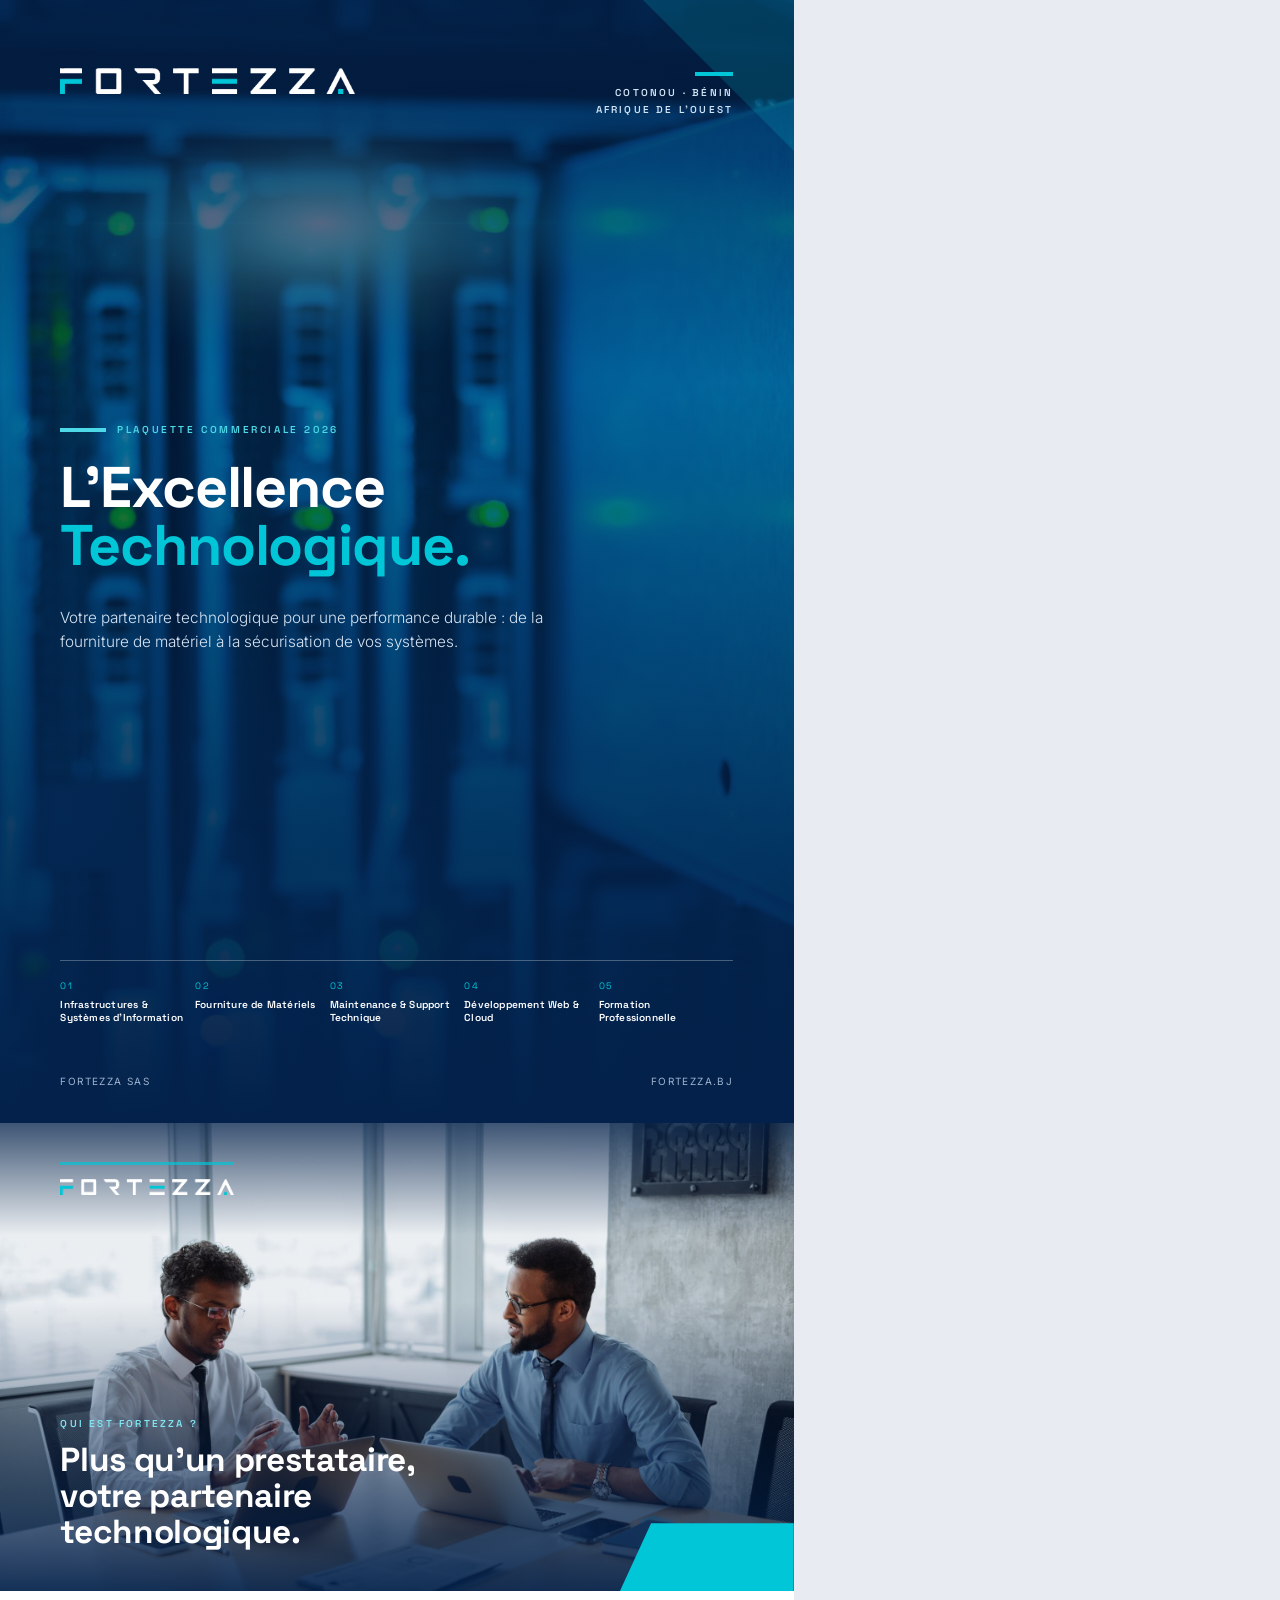
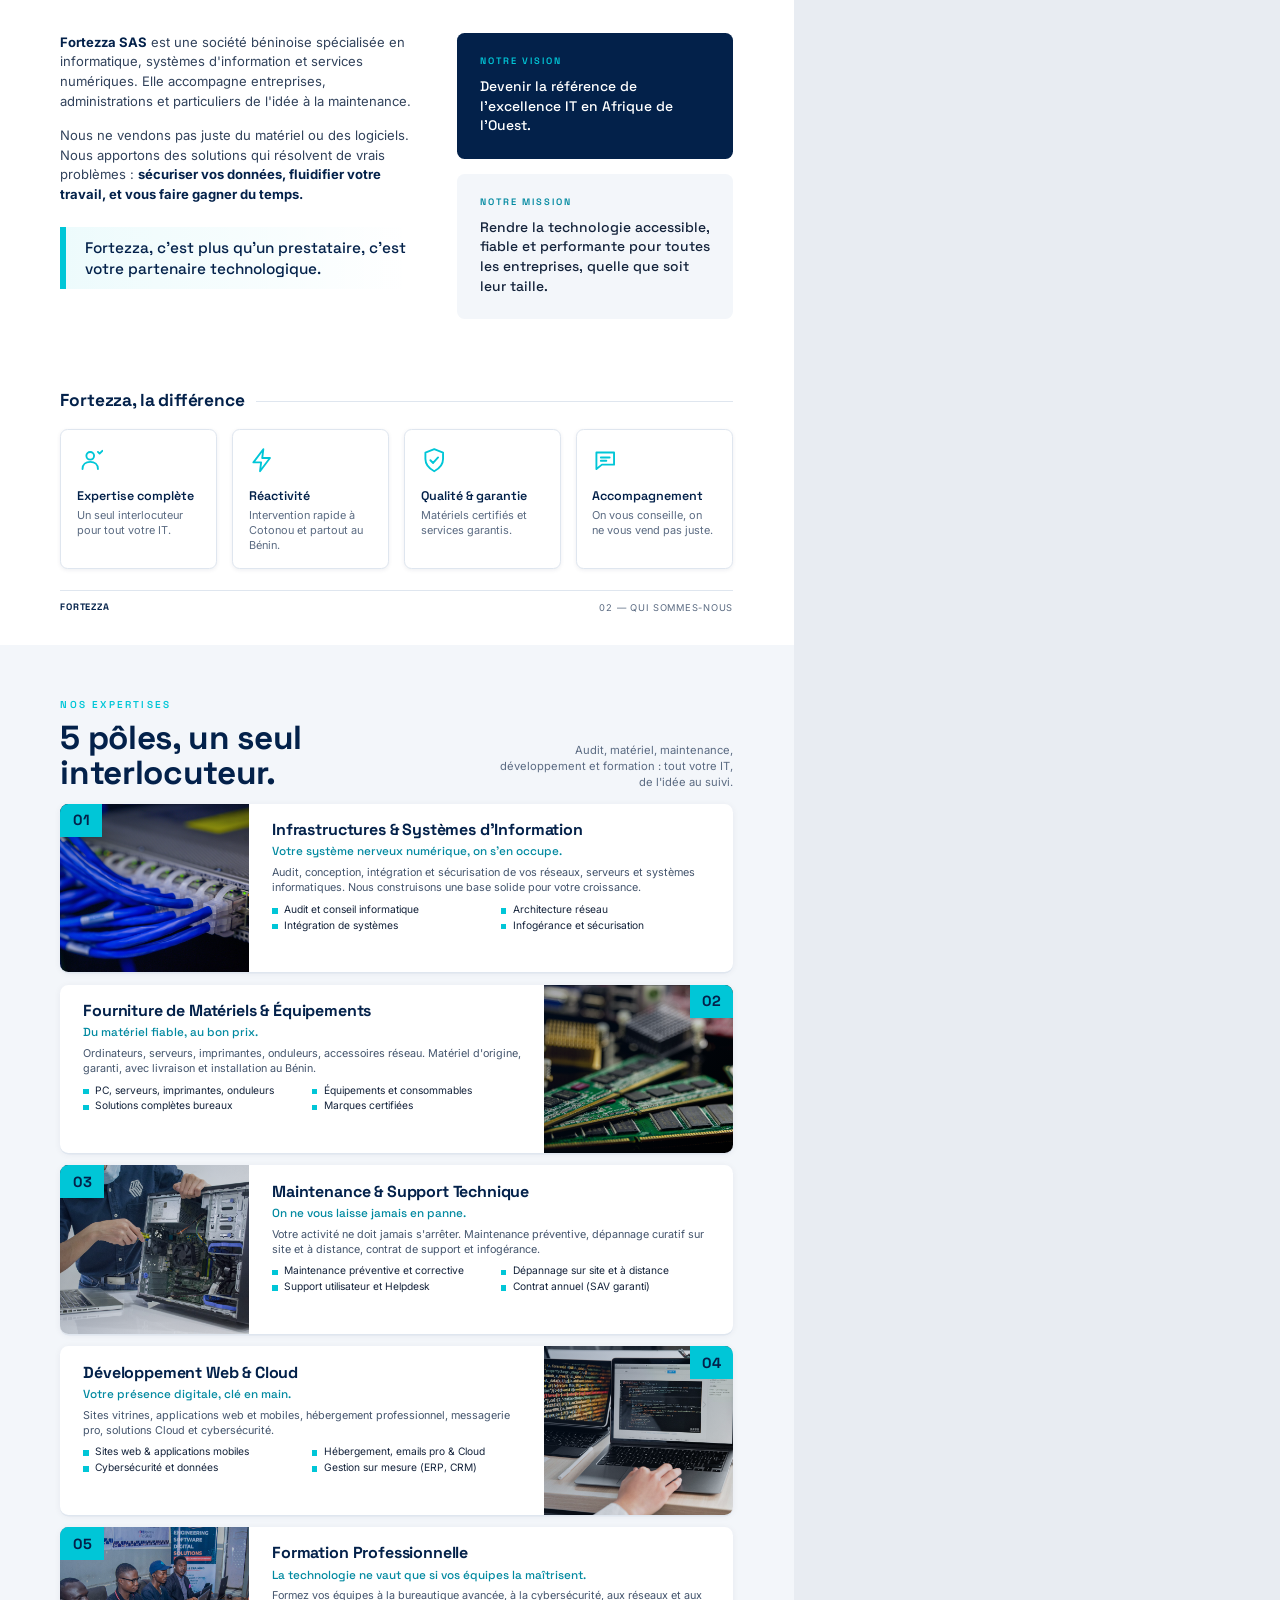
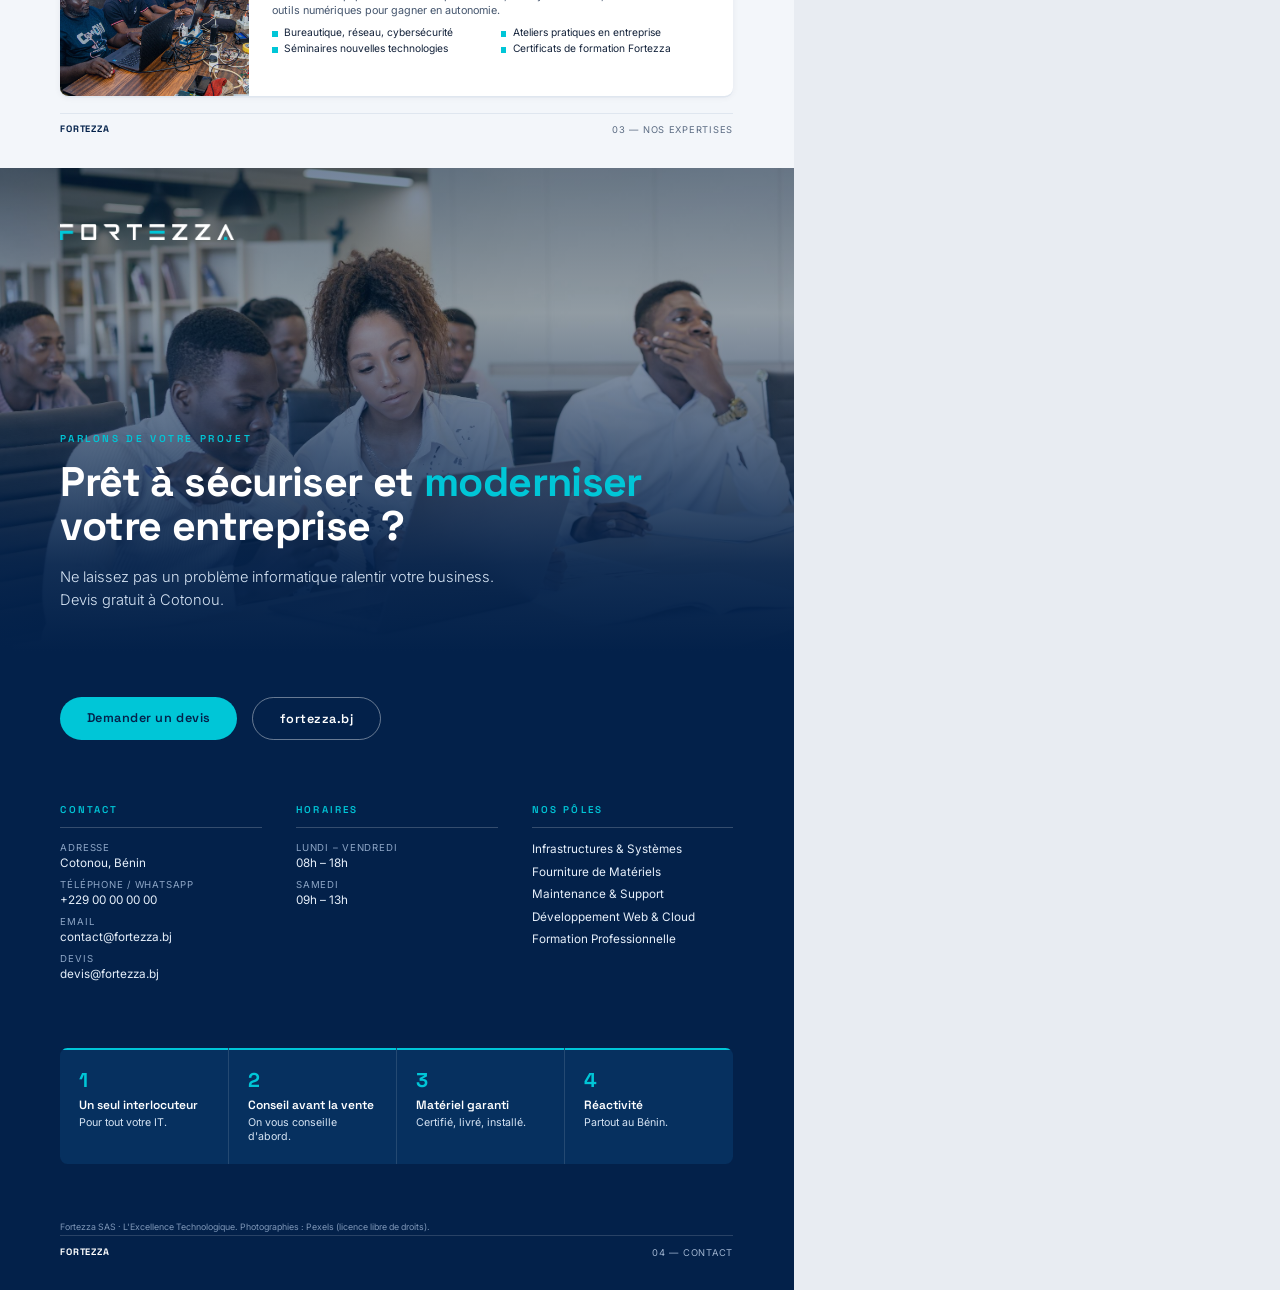
<file: plaquette/plaquette.html>
<!doctype html>
<html lang="fr">
<head>
<meta charset="utf-8">
<title>Fortezza – Plaquette commerciale</title>
<link rel="preconnect" href="https://fonts.googleapis.com">
<link href="https://fonts.googleapis.com/css2?family=Inter:wght@300;400;500;600;700&family=Space+Grotesk:wght@500;600;700&display=swap" rel="stylesheet">
<style>
@page { size: A4; margin: 0; }
:root{
  --navy:#03214A; --navy2:#06305f; --cyan:#00C6D7; --ink:#14233b; --mut:#5b6b82; --bg:#F3F6FA; --line:#dfe6ef;
}
*{box-sizing:border-box;margin:0;padding:0}
html,body{background:#e8ecf2;-webkit-print-color-adjust:exact;print-color-adjust:exact}
@media print{html,body{background:#fff}}
body{font-family:'Inter',sans-serif;color:var(--ink);font-size:9.6pt;line-height:1.5}
h1,h2,h3,.disp{font-family:'Space Grotesk',sans-serif;letter-spacing:-.01em}
.page{width:210mm;height:297mm;position:relative;overflow:hidden;page-break-after:always;background:#fff}
.page:last-child{page-break-after:auto}
.ph{background-size:cover;background-position:center}
.eyebrow{font:600 7.5pt 'Space Grotesk';letter-spacing:.22em;text-transform:uppercase;color:var(--cyan)}

/* Folio légèrement amélioré : fine ligne de séparation */
.folio{
  position:absolute;left:16mm;right:16mm;bottom:8mm;
  display:flex;justify-content:space-between;
  font-size:7pt;color:var(--mut);letter-spacing:.08em;text-transform:uppercase;
  padding-top:2.5mm;
  border-top:0.3px solid var(--line);
}
.folio b{color:var(--navy);font-weight:700;font-family:'Space Grotesk'}
.dark .folio{color:#9fb3cf;border-top-color:rgba(255,255,255,.15)}
.dark .folio b{color:#fff}

/* ---------- PAGE 1 : COUVERTURE ---------- */
.p1{background:var(--navy)}
.p1 .bg{position:absolute;inset:0;background-image:url(img/cover.jpg);background-size:cover;background-position:62% center}
.p1 .shade{position:absolute;inset:0;background:
  linear-gradient(180deg,rgba(3,33,74,.88) 0%,rgba(3,33,74,.55) 34%,rgba(3,33,74,.86) 74%,#03214A 100%)}
.p1 .logo{position:absolute;top:18mm;left:16mm;width:78mm}
.p1 .tag{position:absolute;top:19mm;right:16mm;font:600 7.5pt 'Space Grotesk';letter-spacing:.22em;text-transform:uppercase;color:#cfe3f5;text-align:right;line-height:1.7}
.p1 .tag i{display:block;width:10mm;height:1.2mm;background:var(--cyan);margin:0 0 2mm auto}
.p1 .title{position:absolute;left:16mm;right:16mm;top:112mm}
.p1 .title .eyebrow{
  margin-bottom:6mm;
  display:flex;align-items:center;gap:3mm;
  /* Texte eyebrow couleur un peu plus vive */
  color:#4dd9e8;
  letter-spacing:.26em;
}
.p1 .title .eyebrow::before{content:"";width:12mm;height:1.2mm;background:#4dd9e8}
.p1 h1{font-size:43pt;line-height:1.02;color:#fff;font-weight:700;letter-spacing:-.02em}
.p1 h1 em{font-style:normal;color:var(--cyan)}
.p1 .sub{margin-top:8mm;max-width:132mm;font-size:11.5pt;line-height:1.55;color:#d6e4f4;font-weight:300}
.p1 .poles{position:absolute;left:16mm;right:16mm;bottom:26mm;display:grid;grid-template-columns:repeat(5,1fr);border-top:0.6px solid rgba(255,255,255,.28)}
.p1 .poles div{padding:5mm 3mm 0 0;font:600 7.6pt 'Space Grotesk';color:#fff;line-height:1.3;letter-spacing:.02em}
.p1 .poles span{display:block;color:var(--cyan);font-size:7pt;letter-spacing:.18em;margin-bottom:1.5mm;font-weight:400}
.p1 .url{position:absolute;left:16mm;right:16mm;bottom:9mm;display:flex;justify-content:space-between;font-size:7.5pt;letter-spacing:.14em;text-transform:uppercase;color:#9fb3cf}

/* Coin décoratif cyan — légèrement visible */
.p1 .corner{
  position:absolute;right:0;top:0;
  width:0;height:0;
  border-style:solid;
  border-width:0 40mm 40mm 0;
  border-color:transparent rgba(0,198,215,.18) transparent transparent
}

/* ---------- PAGE 2 : QUI EST FORTEZZA ---------- */
.p2 .hero{height:124mm;position:relative}
.p2 .hero .ph{position:absolute;inset:0;background-image:url(img/team.jpg);background-position:center 40%}
.p2 .hero::after{content:"";position:absolute;inset:0;background:linear-gradient(180deg,rgba(3,33,74,.75) 0%,rgba(3,33,74,0) 24%,rgba(3,33,74,0) 38%,rgba(3,33,74,.92) 100%)}
.p2 .hero .tabs{position:absolute;left:16mm;top:15mm;z-index:2}
.p2 .hero .tabs img{width:46mm;display:block}

/* Ligne cyan fine sous le logo sur l'hero */
.p2 .hero .stripe{
  position:absolute;left:16mm;top:10.5mm;
  width:46mm;height:0.7mm;
  background:var(--cyan);
  z-index:2;
  opacity:.7;
}

.p2 .hero .cap{position:absolute;left:16mm;bottom:11mm;z-index:2;color:#fff;max-width:120mm}
.p2 .hero .cap .eyebrow{margin-bottom:3mm;color:#7fe6f0;letter-spacing:.22em}
.p2 .hero .cap h2{font-size:25pt;line-height:1.08;font-weight:700}
.p2 .notch{position:absolute;right:0;top:106mm;width:46mm;height:18mm;background:var(--cyan);z-index:3;clip-path:polygon(18% 0,100% 0,100% 100%,0 100%)}

.p2 .body{display:grid;grid-template-columns:1.12fr .88fr;gap:12mm;padding:11mm 16mm 0}
.p2 .body p{color:#32435c;margin-bottom:4mm;font-size:9.8pt}
.p2 .body p strong{color:var(--navy)}

/* Citation enrichie — fond subtil + trait */
.p2 .quote{
  border-left:1.8mm solid var(--cyan);
  padding:2.5mm 0 2.5mm 5mm;
  background:linear-gradient(90deg,rgba(0,198,215,.07),transparent);
  border-radius:0 1.5mm 1.5mm 0;
  font:500 11.5pt/1.4 'Space Grotesk';
  color:var(--navy);
  margin-top:6mm
}

.p2 .vm{display:grid;gap:4mm;align-content:start}
.p2 .vm .v1,.p2 .vm .v2{border-radius:2mm;padding:6mm}
.p2 .vm .v1{background:var(--navy);color:#fff}
.p2 .vm .v2{background:var(--bg);color:var(--ink)}
.p2 .vm .k{font:600 7pt 'Space Grotesk';letter-spacing:.22em;text-transform:uppercase;color:var(--cyan);margin-bottom:2.5mm}
.p2 .vm .v2 .k{color:#0089a0}
.p2 .vm p{margin:0;font:500 10.4pt/1.42 'Space Grotesk';color:inherit}

.p2 .why{position:absolute;left:16mm;right:16mm;bottom:20mm}
.p2 .why h3{font-size:13pt;color:var(--navy);margin-bottom:4mm;display:flex;align-items:center;gap:3mm;font-weight:700}
.p2 .why h3::after{content:"";flex:1;height:0.5px;background:var(--line)}
.p2 .grid4{display:grid;grid-template-columns:repeat(4,1fr);gap:4mm}
.p2 .grid4 div{
  border:0.7px solid var(--line);
  border-radius:2mm;
  padding:4.5mm 4mm 4mm;
  background:#fff;
  box-shadow:0 0.3mm 1.2mm rgba(3,33,74,.07)
}
.p2 .grid4 svg{width:7mm;height:7mm;stroke:var(--cyan);fill:none;stroke-width:1.7;stroke-linecap:round;stroke-linejoin:round;margin-bottom:2.5mm}
.p2 .grid4 b{display:block;font:600 9.4pt 'Space Grotesk';color:var(--navy);margin-bottom:1mm}
.p2 .grid4 span{font-size:8.2pt;line-height:1.38;color:var(--mut);display:block}

/* ---------- PAGE 3 : EXPERTISES ---------- */
.p3{background:var(--bg)}
.p3 header{padding:14mm 16mm 0;display:flex;justify-content:space-between;align-items:end}
.p3 header h2{font-size:25pt;color:var(--navy);line-height:1.05;font-weight:700}
.p3 header p{max-width:62mm;font-size:8.4pt;color:var(--mut);line-height:1.45;text-align:right}
.p3 .list{position:absolute;left:16mm;right:16mm;top:42mm;display:grid;grid-template-rows:repeat(5,1fr);gap:3.2mm;height:236mm}

/* Cartes avec ombre plus douce et trait bas */
.card{
  display:grid;
  grid-template-columns:50mm 1fr;
  background:#fff;
  border-radius:2.2mm;
  overflow:hidden;
  box-shadow:0 0.4mm 0 var(--line),0 0.3mm 2mm rgba(3,33,74,.06)
}
.card.r{grid-template-columns:1fr 50mm}
.card.r .ph{order:2}
.card .ph{position:relative}
.card .ph::after{content:"";position:absolute;inset:0;background:linear-gradient(135deg,rgba(3,33,74,.35),rgba(3,33,74,0))}
.card .num{position:absolute;left:0;top:0;z-index:2;background:var(--cyan);color:var(--navy);font:700 11pt 'Space Grotesk';padding:2mm 3.2mm 2mm}
.card.r .num{left:auto;right:0}
.card .tx{padding:4.6mm 6mm 3mm}
.card h3{font-size:12pt;line-height:1.15;color:var(--navy);font-weight:700}
.card .acc{font:500 8.8pt 'Space Grotesk';color:#0089a0;margin:1mm 0 1.8mm}
.card p{font-size:8.1pt;line-height:1.4;color:#44556d;margin-bottom:2mm}
.card ul{list-style:none;display:grid;grid-template-columns:1fr 1fr;gap:.6mm 5mm}
.card li{font-size:7.7pt;line-height:1.32;color:var(--ink);padding-left:3.2mm;position:relative}
.card li::before{content:"";position:absolute;left:0;top:1.35mm;width:1.5mm;height:1.5mm;background:var(--cyan)}

/* ---------- PAGE 4 : CONTACT ---------- */
.p4{background:var(--navy);color:#fff}
.p4 .top{position:absolute;left:0;right:0;top:0;height:128mm}
.p4 .top .ph{position:absolute;inset:0;background-image:url(img/contact.jpg);background-position:center 35%}
.p4 .top::after{content:"";position:absolute;inset:0;background:linear-gradient(180deg,rgba(3,33,74,.55) 0%,rgba(3,33,74,.35) 30%,rgba(3,33,74,.93) 82%,#03214A 100%)}
.p4 .top .logo{position:absolute;left:16mm;top:15mm;width:46mm;z-index:2}
.p4 .cta{position:absolute;left:16mm;right:16mm;top:70mm;z-index:2}
.p4 .cta .eyebrow{margin-bottom:4mm;letter-spacing:.26em}
.p4 .cta h2{font-size:31pt;line-height:1.05;font-weight:700;max-width:160mm;letter-spacing:-.015em}
.p4 .cta h2 em{font-style:normal;color:var(--cyan)}
.p4 .cta p{margin-top:5mm;font-size:11pt;color:#d6e4f4;max-width:125mm;line-height:1.55;font-weight:300}
.p4 .btnrow{position:absolute;left:16mm;top:140mm;display:flex;gap:4mm}
.btn{display:inline-block;font:600 9.5pt 'Space Grotesk';padding:3.4mm 7mm;border-radius:99px;letter-spacing:.04em}
.btn.a{background:var(--cyan);color:var(--navy)}
.btn.b{border:1px solid rgba(255,255,255,.4);color:#fff}
.p4 .cols{position:absolute;left:16mm;right:16mm;top:168mm;display:grid;grid-template-columns:1fr 1fr 1fr;gap:9mm}
.p4 .col h4{font:600 7.4pt 'Space Grotesk';letter-spacing:.22em;text-transform:uppercase;color:var(--cyan);padding-bottom:3mm;border-bottom:0.6px solid rgba(255,255,255,.2);margin-bottom:3.5mm}
.p4 .col li{list-style:none;font-size:8.8pt;line-height:1.5;color:#e6effa;margin-bottom:1.3mm}
.p4 .col li small{display:block;color:#8ea6c6;font-size:7.2pt;letter-spacing:.08em;text-transform:uppercase}
.p4 .steps{position:absolute;left:16mm;right:16mm;top:233mm;display:grid;grid-template-columns:repeat(4,1fr);gap:0;background:var(--navy2);border-radius:2mm;overflow:hidden}
.p4 .steps div{padding:5mm 5mm 5mm;border-right:1px solid rgba(255,255,255,.12);position:relative}
.p4 .steps div::before{content:"";position:absolute;top:0;left:0;right:0;height:2px;background:var(--cyan)}
.p4 .steps div:last-child{border:0}
.p4 .steps b{display:block;font:700 15pt 'Space Grotesk';color:var(--cyan);margin-bottom:1mm}
.p4 .steps span{font-size:8pt;line-height:1.35;color:#d6e4f4;display:block}
.p4 .steps strong{display:block;font:600 9pt 'Space Grotesk';color:#fff;margin-bottom:.8mm}
.p4 .legal{position:absolute;left:16mm;right:16mm;bottom:15mm;font-size:6.6pt;color:#7f97b8;line-height:1.4}
</style>
</head>
<body>

<!-- ===================== PAGE 1 ===================== -->
<section class="page p1 dark">
  <div class="bg"></div><div class="shade"></div>
  <div class="corner"></div>
  <img class="logo" src="img/logo-white.png" alt="Fortezza">
  <div class="tag"><i></i>Cotonou · Bénin<br>Afrique de l'Ouest</div>

  <div class="title">
    <div class="eyebrow">Plaquette commerciale 2026</div>
    <h1>L'Excellence<br><em>Technologique.</em></h1>
    <p class="sub">Votre partenaire technologique pour une performance durable : de la fourniture de matériel à la sécurisation de vos systèmes.</p>
  </div>

  <div class="poles">
    <div><span>01</span>Infrastructures &amp; Systèmes d'Information</div>
    <div><span>02</span>Fourniture de Matériels</div>
    <div><span>03</span>Maintenance &amp; Support Technique</div>
    <div><span>04</span>Développement Web &amp; Cloud</div>
    <div><span>05</span>Formation Professionnelle</div>
  </div>
  <div class="url"><span>Fortezza SAS</span><span>fortezza.bj</span></div>
</section>

<!-- ===================== PAGE 2 ===================== -->
<section class="page p2">
  <div class="hero">
    <div class="ph"></div>
    <div class="stripe"></div>
    <div class="tabs"><img src="img/logo-white.png" alt="Fortezza"></div>
    <div class="cap">
      <div class="eyebrow">Qui est Fortezza ?</div>
      <h2>Plus qu'un prestataire,<br>votre partenaire technologique.</h2>
    </div>
  </div>
  <div class="notch"></div>

  <div class="body">
    <div>
      <p><strong>Fortezza SAS</strong> est une société béninoise spécialisée en informatique, systèmes d'information et services numériques. Elle accompagne entreprises, administrations et particuliers de l'idée à la maintenance.</p>
      <p>Nous ne vendons pas juste du matériel ou des logiciels. Nous apportons des solutions qui résolvent de vrais problèmes : <strong>sécuriser vos données, fluidifier votre travail, et vous faire gagner du temps.</strong></p>
      <div class="quote">Fortezza, c'est plus qu'un prestataire, c'est votre partenaire technologique.</div>
    </div>
    <div class="vm">
      <div class="v1"><div class="k">Notre vision</div><p>Devenir la référence de l'excellence IT en Afrique de l'Ouest.</p></div>
      <div class="v2"><div class="k">Notre mission</div><p>Rendre la technologie accessible, fiable et performante pour toutes les entreprises, quelle que soit leur taille.</p></div>
    </div>
  </div>

  <div class="why">
    <h3>Fortezza, la différence</h3>
    <div class="grid4">
      <div>
        <svg viewBox="0 0 24 24"><circle cx="12" cy="8" r="3.5"/><path d="M5 20c0-4 3-6.5 7-6.5s7 2.5 7 6.5"/><path d="M19 4.5l1.5 1.5L23 3.5" /></svg>
        <b>Expertise complète</b><span>Un seul interlocuteur pour tout votre IT.</span>
      </div>
      <div>
        <svg viewBox="0 0 24 24"><path d="M13 2L4 14h7l-1 8 9-12h-7z"/></svg>
        <b>Réactivité</b><span>Intervention rapide à Cotonou et partout au Bénin.</span>
      </div>
      <div>
        <svg viewBox="0 0 24 24"><path d="M12 2l8 3v6c0 5-3.4 8.7-8 11-4.6-2.3-8-6-8-11V5z"/><path d="M8.5 12l2.5 2.5 4.5-5"/></svg>
        <b>Qualité &amp; garantie</b><span>Matériels certifiés et services garantis.</span>
      </div>
      <div>
        <svg viewBox="0 0 24 24"><path d="M4 5h16v11H9l-5 4z"/><path d="M8 9.5h8M8 12.5h5"/></svg>
        <b>Accompagnement</b><span>On vous conseille, on ne vous vend pas juste.</span>
      </div>
    </div>
  </div>
  <div class="folio"><b>Fortezza</b><span>02 — Qui sommes-nous</span></div>
</section>

<!-- ===================== PAGE 3 ===================== -->
<section class="page p3">
  <header>
    <div>
      <div class="eyebrow" style="margin-bottom:2.5mm">Nos expertises</div>
      <h2>5 pôles, un seul<br>interlocuteur.</h2>
    </div>
    <p>Audit, matériel, maintenance, développement et formation : tout votre IT, de l'idée au suivi.</p>
  </header>

  <div class="list">
    <article class="card">
      <div class="ph" style="background-image:url(img/infra.jpg)"><span class="num">01</span></div>
      <div class="tx">
        <h3>Infrastructures &amp; Systèmes d'Information</h3>
        <div class="acc">Votre système nerveux numérique, on s'en occupe.</div>
        <p>Audit, conception, intégration et sécurisation de vos réseaux, serveurs et systèmes informatiques. Nous construisons une base solide pour votre croissance.</p>
        <ul><li>Audit et conseil informatique</li><li>Architecture réseau</li><li>Intégration de systèmes</li><li>Infogérance et sécurisation</li></ul>
      </div>
    </article>

    <article class="card r">
      <div class="tx">
        <h3>Fourniture de Matériels &amp; Équipements</h3>
        <div class="acc">Du matériel fiable, au bon prix.</div>
        <p>Ordinateurs, serveurs, imprimantes, onduleurs, accessoires réseau. Matériel d'origine, garanti, avec livraison et installation au Bénin.</p>
        <ul><li>PC, serveurs, imprimantes, onduleurs</li><li>Équipements et consommables</li><li>Solutions complètes bureaux</li><li>Marques certifiées</li></ul>
      </div>
      <div class="ph" style="background-image:url(img/mat.jpg)"><span class="num">02</span></div>
    </article>

    <article class="card">
      <div class="ph" style="background-image:url(img/maint.jpg);background-position:70% center"><span class="num">03</span></div>
      <div class="tx">
        <h3>Maintenance &amp; Support Technique</h3>
        <div class="acc">On ne vous laisse jamais en panne.</div>
        <p>Votre activité ne doit jamais s'arrêter. Maintenance préventive, dépannage curatif sur site et à distance, contrat de support et infogérance.</p>
        <ul><li>Maintenance préventive et corrective</li><li>Dépannage sur site et à distance</li><li>Support utilisateur et Helpdesk</li><li>Contrat annuel (SAV garanti)</li></ul>
      </div>
    </article>

    <article class="card r">
      <div class="tx">
        <h3>Développement Web &amp; Cloud</h3>
        <div class="acc">Votre présence digitale, clé en main.</div>
        <p>Sites vitrines, applications web et mobiles, hébergement professionnel, messagerie pro, solutions Cloud et cybersécurité.</p>
        <ul><li>Sites web &amp; applications mobiles</li><li>Hébergement, emails pro &amp; Cloud</li><li>Cybersécurité et données</li><li>Gestion sur mesure (ERP, CRM)</li></ul>
      </div>
      <div class="ph" style="background-image:url(img/web.jpg)"><span class="num">04</span></div>
    </article>

    <article class="card">
      <div class="ph" style="background-image:url(img/form.jpg);background-position:30% center"><span class="num">05</span></div>
      <div class="tx">
        <h3>Formation Professionnelle</h3>
        <div class="acc">La technologie ne vaut que si vos équipes la maîtrisent.</div>
        <p>Formez vos équipes à la bureautique avancée, à la cybersécurité, aux réseaux et aux outils numériques pour gagner en autonomie.</p>
        <ul><li>Bureautique, réseau, cybersécurité</li><li>Ateliers pratiques en entreprise</li><li>Séminaires nouvelles technologies</li><li>Certificats de formation Fortezza</li></ul>
      </div>
    </article>
  </div>
  <div class="folio"><b>Fortezza</b><span>03 — Nos expertises</span></div>
</section>

<!-- ===================== PAGE 4 ===================== -->
<section class="page p4 dark">
  <div class="top"><div class="ph"></div><img class="logo" src="img/logo-white.png" alt="Fortezza"></div>
  <div class="cta">
    <div class="eyebrow">Parlons de votre projet</div>
    <h2>Prêt à sécuriser et <em>moderniser</em> votre entreprise&nbsp;?</h2>
    <p>Ne laissez pas un problème informatique ralentir votre business. Devis gratuit à Cotonou.</p>
  </div>
  <div class="btnrow"><span class="btn a">Demander un devis</span><span class="btn b">fortezza.bj</span></div>

  <div class="cols">
    <div class="col"><h4>Contact</h4><ul>
      <li><small>Adresse</small>Cotonou, Bénin</li>
      <li><small>Téléphone / WhatsApp</small>+229 00 00 00 00</li>
      <li><small>Email</small>contact@fortezza.bj</li>
      <li><small>Devis</small>devis@fortezza.bj</li>
    </ul></div>
    <div class="col"><h4>Horaires</h4><ul>
      <li><small>Lundi – Vendredi</small>08h – 18h</li>
      <li><small>Samedi</small>09h – 13h</li>
    </ul></div>
    <div class="col"><h4>Nos pôles</h4><ul>
      <li>Infrastructures &amp; Systèmes</li><li>Fourniture de Matériels</li><li>Maintenance &amp; Support</li><li>Développement Web &amp; Cloud</li><li>Formation Professionnelle</li>
    </ul></div>
  </div>

  <div class="steps">
    <div><b>1</b><strong>Un seul interlocuteur</strong><span>Pour tout votre IT.</span></div>
    <div><b>2</b><strong>Conseil avant la vente</strong><span>On vous conseille d'abord.</span></div>
    <div><b>3</b><strong>Matériel garanti</strong><span>Certifié, livré, installé.</span></div>
    <div><b>4</b><strong>Réactivité</strong><span>Partout au Bénin.</span></div>
  </div>

  <div class="legal">Fortezza SAS · L'Excellence Technologique. Photographies : Pexels (licence libre de droits).</div>
  <div class="folio"><b>Fortezza</b><span>04 — Contact</span></div>
</section>

</body>
</html>
</file>
